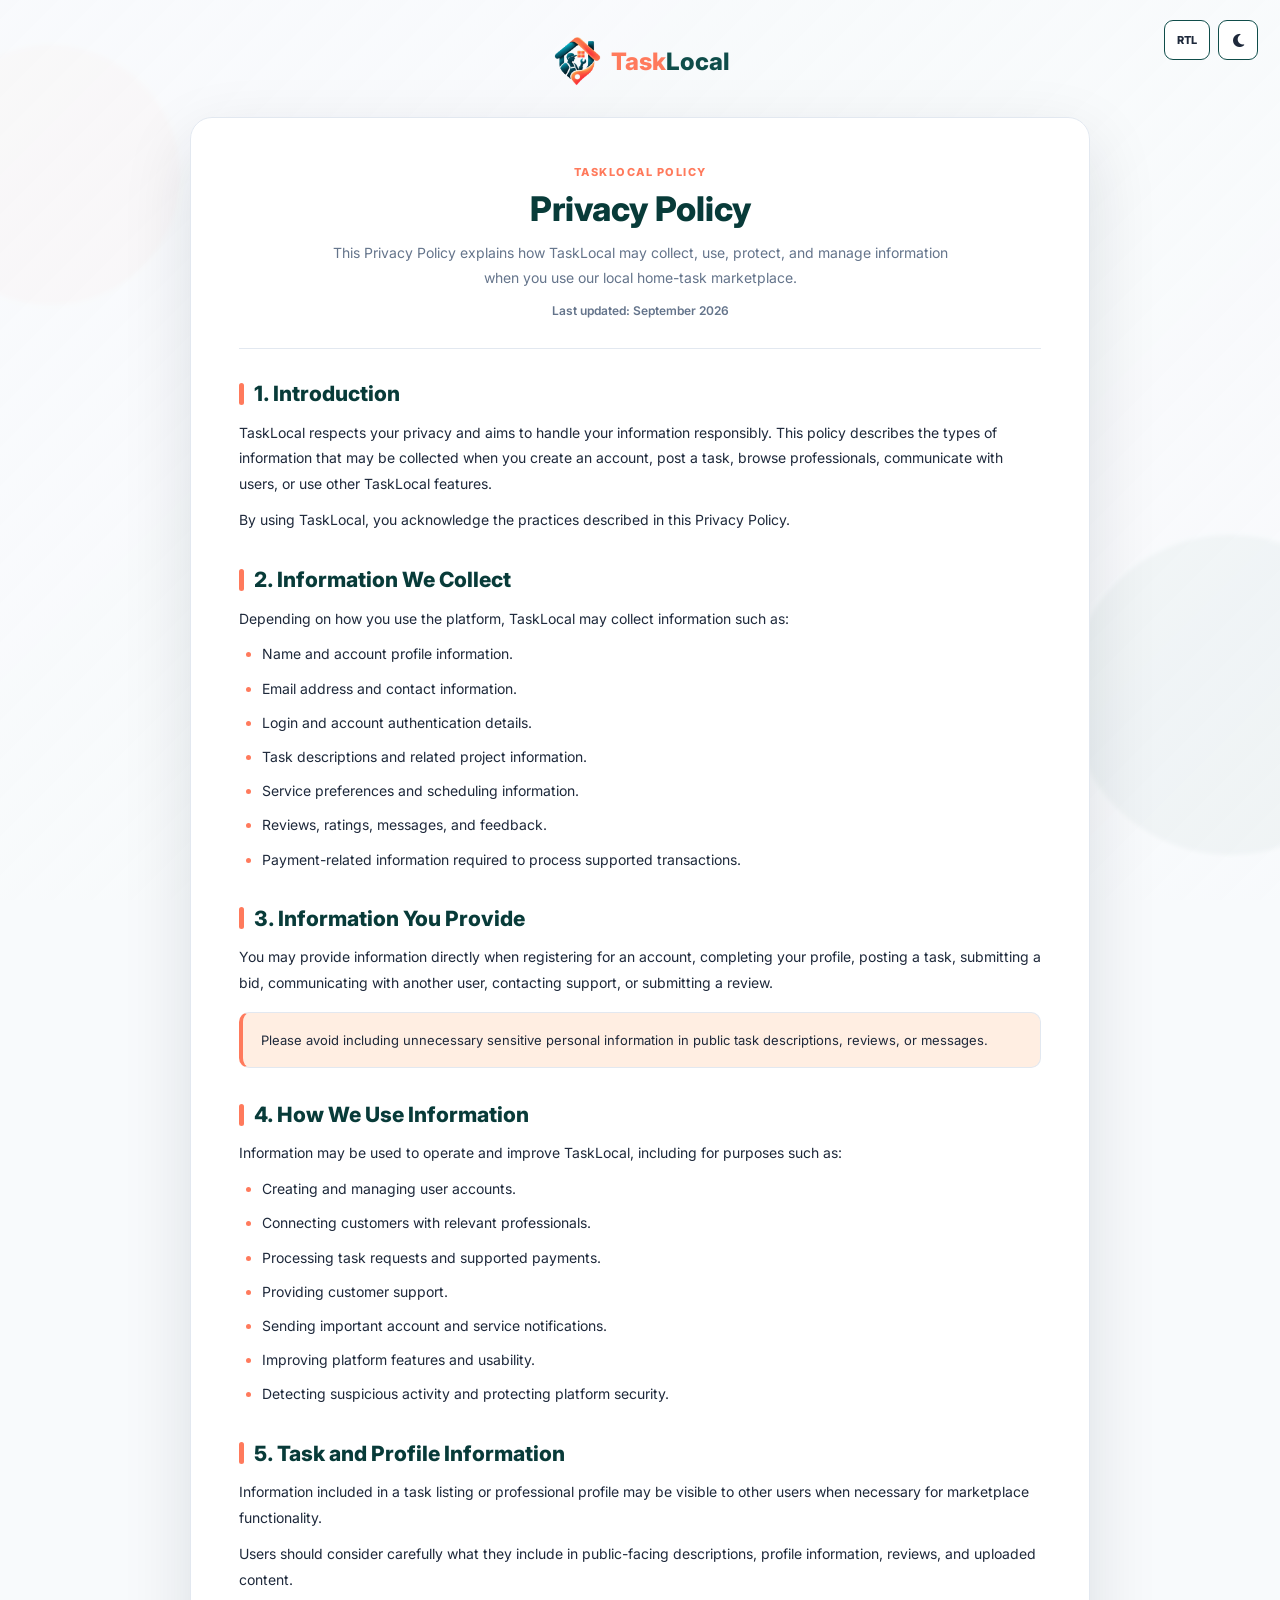
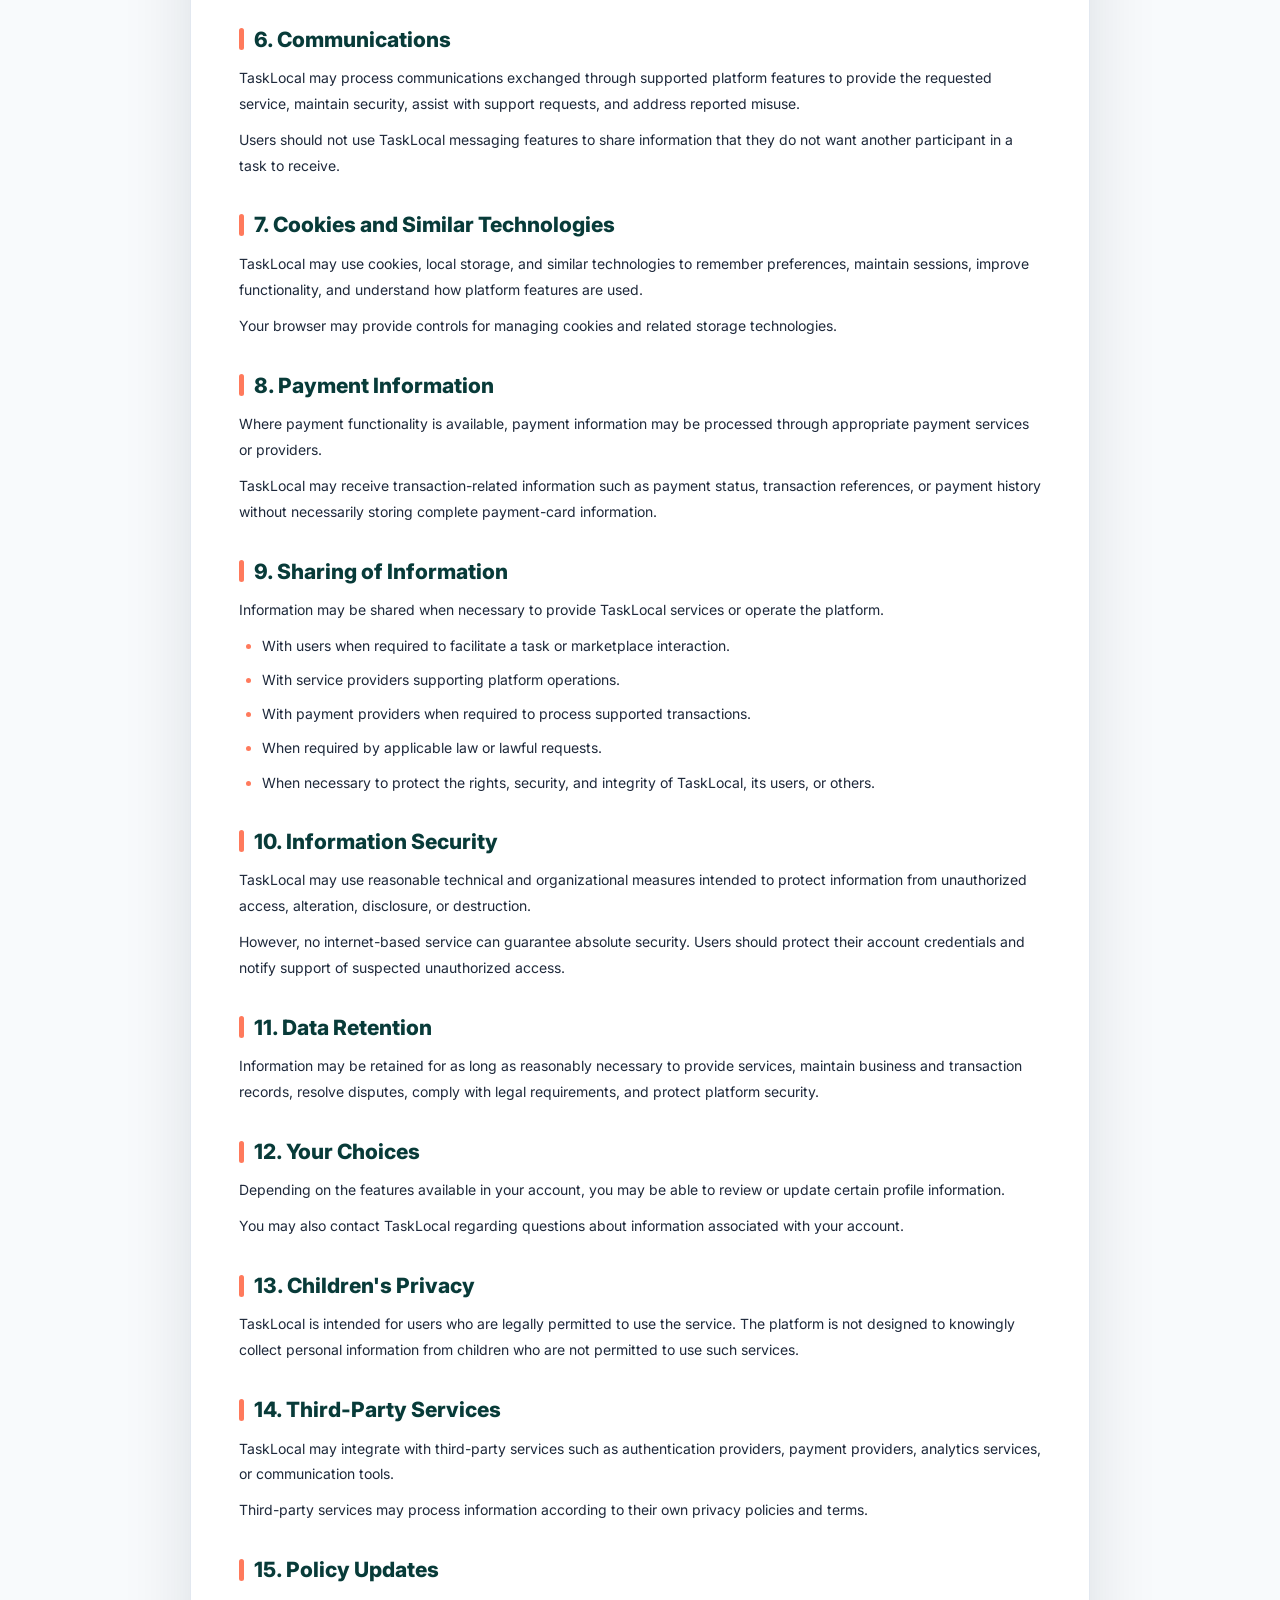
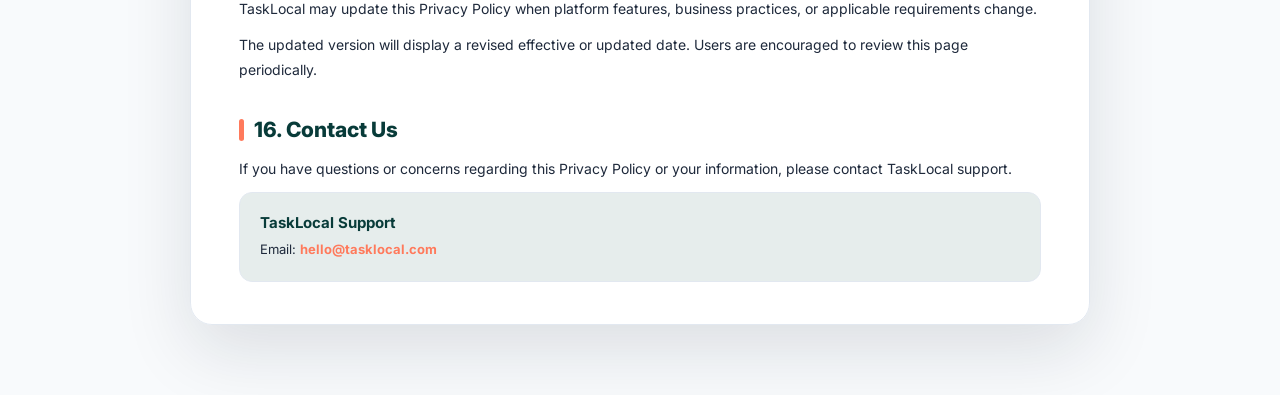
<file: privacy-policy.html>
<!DOCTYPE html>
<html lang="en" dir="ltr">
<head>
    <meta charset="UTF-8">
    <meta name="viewport" content="width=device-width, initial-scale=1.0">

    <title>Privacy Policy | TaskLocal</title>

    <link rel="icon" type="image/png" href="logo.jpeg">

    <link rel="preconnect" href="https://fonts.googleapis.com">
    <link rel="preconnect" href="https://fonts.gstatic.com" crossorigin>

    <link
        href="https://fonts.googleapis.com/css2?family=Inter:wght@400;500;600;700;800&display=swap"
        rel="stylesheet"
    >

    <link
        rel="stylesheet"
        href="https://cdnjs.cloudflare.com/ajax/libs/font-awesome/6.5.2/css/all.min.css"
    >

    <style>

        :root {
            --primary: #FF7A5C;
            --primary-dark: #EA580C;

            --secondary: #0F4D4A;
            --secondary-dark: #083B39;

            --bg-color: #F8FAFC;
            --text-color: #1E293B;

            --card-bg: #FFFFFF;
            --border-color: #E2E8F0;

            --primary-light: rgba(249, 115, 22, 0.12);
            --secondary-light: rgba(15, 77, 74, 0.10);

            --heading-color: #083B39;
            --text-light: #64748B;
        }

        body.dark {
            --bg-color: #071C1B;
            --text-color: #E8F3F2;

            --card-bg: #0D2927;
            --border-color: #24504D;

            --primary: #FB923C;
            --primary-dark: #F97316;

            --secondary: #5EEAD4;
            --secondary-dark: #2DD4BF;

            --primary-light: rgba(251, 146, 60, 0.18);
            --secondary-light: rgba(94, 234, 212, 0.12);

            --heading-color: #F0FDFA;
            --text-light: #94A3B8;
        }

        * {
            margin: 0;
            padding: 0;
            box-sizing: border-box;
        }

        html {
            scroll-behavior: smooth;
        }

        body {
            min-height: 100vh;
            overflow-x: hidden;

            background: var(--bg-color);
            color: var(--text-color);

            font-family: "Inter", "Segoe UI", Arial, sans-serif;

            transition:
                background 0.35s ease,
                color 0.35s ease;
        }

        button {
            font: inherit;
            cursor: pointer;
        }

        a {
            color: inherit;
            text-decoration: none;
        }

        .background-animation {
            position: fixed;
            inset: 0;

            overflow: hidden;

            pointer-events: none;

            z-index: 0;
        }

        .orb {
            position: absolute;

            border-radius: 50%;

            filter: blur(2px);

            animation:
                floatOrb 9s ease-in-out infinite;
        }

        .orb-one {
            width: 260px;
            height: 260px;

            top: 5%;
            left: -80px;

            background:
                rgba(255, 122, 92, 0.10);
        }

        .orb-two {
            width: 320px;
            height: 320px;

            right: -110px;
            bottom: 5%;

            background:
                rgba(15, 77, 74, 0.09);

            animation-delay: -3s;
        }

        .orb-three {
            width: 150px;
            height: 150px;

            top: 48%;
            left: 42%;

            background:
                rgba(255, 122, 92, 0.07);

            animation-delay: -5s;
        }

        body.dark .orb-one {
            background:
                rgba(251, 146, 60, 0.10);
        }

        body.dark .orb-two {
            background:
                rgba(94, 234, 212, 0.08);
        }

        body.dark .orb-three {
            background:
                rgba(251, 146, 60, 0.07);
        }

        .page-overlay {
            position: fixed;
            inset: 0;

            z-index: 1;

            pointer-events: none;

            background:
                linear-gradient(
                    135deg,
                    rgba(248, 250, 252, 0.82),
                    rgba(248, 250, 252, 0.60)
                );
        }

        body.dark .page-overlay {
            background:
                linear-gradient(
                    135deg,
                    rgba(7, 28, 27, 0.82),
                    rgba(7, 28, 27, 0.62)
                );
        }

        .top-controls {
            position: fixed;

            top: 20px;
            right: 22px;

            z-index: 20;

            display: flex;
            align-items: center;

            gap: 8px;
        }

        .rtl-btn,
        .theme-btn {
            height: 40px;

            border: 1px solid var(--secondary);
            border-radius: 9px;

            background:
                rgba(255, 255, 255, 0.88);

            color: var(--text-color);

            backdrop-filter: blur(12px);

            transition:
                border-color 0.25s ease,
                color 0.25s ease,
                background 0.25s ease,
                transform 0.25s ease;
        }

        body.dark .rtl-btn,
        body.dark .theme-btn {
            background:
                rgba(13, 41, 39, 0.90);
        }

        .rtl-btn {
            min-width: 46px;

            padding: 0 10px;

            font-size: 11px;
            font-weight: 800;
        }

        .theme-btn {
            width: 40px;

            display: flex;
            align-items: center;
            justify-content: center;
        }

        .theme-btn i {
            font-size: 15px;
        }

        .rtl-btn:hover,
        .theme-btn:hover {
            border-color: var(--primary);
            color: var(--primary);

            transform:
                translateY(-1px);
        }

        .privacy-page {
            position: relative;

            z-index: 5;

            width: 100%;
            min-height: 100vh;

            padding:
                35px 20px 70px;

            display: flex;
            justify-content: center;
        }

        .privacy-container {
            width: min(100%, 900px);
        }

        .privacy-logo {
            display: flex;
            justify-content: center;

            margin-bottom: 30px;
        }

        .privacy-logo a {
            display: inline-flex;
            align-items: center;

            gap: 8px;
        }

        .privacy-logo img {
            width: 52px;
            height: 52px;

            object-fit: contain;
        }

        .logo-text {
            color: var(--primary);

            font-size: 24px;
            font-weight: 800;
        }

        .logo-text span {
            color: var(--secondary);
        }

        .privacy-card {
            padding: 42px 48px;

            border: 1px solid var(--border-color);
            border-radius: 22px;

            background:
                rgba(255, 255, 255, 0.94);

            box-shadow:
                0 25px 70px
                rgba(15, 23, 42, 0.12);

            backdrop-filter: blur(18px);
        }

        body.dark .privacy-card {
            background:
                rgba(13, 41, 39, 0.95);

            box-shadow:
                0 25px 70px
                rgba(0, 0, 0, 0.38);
        }

        .privacy-header {
            padding-bottom: 30px;

            border-bottom:
                1px solid var(--border-color);

            text-align: center;
        }

        .privacy-label {
            display: inline-block;

            margin-bottom: 10px;

            color: var(--primary);

            font-size: 11px;
            font-weight: 800;

            letter-spacing: 1.5px;
        }

        .privacy-header h1 {
            margin-bottom: 10px;

            color: var(--heading-color);

            font-size: 34px;
            font-weight: 800;

            line-height: 1.2;
        }

        .privacy-header p {
            max-width: 650px;

            margin: 0 auto;

            color: var(--text-light);

            font-size: 14px;

            line-height: 1.8;
        }

        .updated-date {
            margin-top: 13px;

            color: var(--text-light);

            font-size: 12px;
            font-weight: 600;
        }

        .privacy-content {
            padding-top: 30px;
        }

        .privacy-section {
            margin-bottom: 32px;
        }

        .privacy-section:last-child {
            margin-bottom: 0;
        }

        .privacy-section h2 {
            margin-bottom: 11px;

            display: flex;
            align-items: center;

            gap: 10px;

            color: var(--heading-color);

            font-size: 21px;
            font-weight: 800;

            line-height: 1.4;
        }

        .privacy-section h2::before {
            content: "";

            width: 5px;
            height: 22px;

            flex: 0 0 5px;

            border-radius: 5px;

            background: var(--primary);
        }

        .privacy-section p {
            margin-bottom: 10px;

            color: var(--text-color);

            font-size: 14px;

            line-height: 1.85;
        }

        .privacy-section p:last-child {
            margin-bottom: 0;
        }

        .privacy-section ul {
            margin-top: 10px;

            padding-left: 23px;
        }

        .privacy-section li {
            margin-bottom: 9px;

            color: var(--text-color);

            font-size: 14px;

            line-height: 1.8;
        }

        .privacy-section li::marker {
            color: var(--primary);
        }

        .highlight-box {
            margin-top: 16px;

            padding: 16px 18px;

            border:
                1px solid var(--border-color);

            border-left:
                4px solid var(--primary);

            border-radius: 10px;

            background:
                var(--primary-light);
        }

        [dir="rtl"] .highlight-box {
            border-left:
                1px solid var(--border-color);

            border-right:
                4px solid var(--primary);
        }

        .highlight-box p {
            margin: 0;

            font-size: 13px;

            line-height: 1.7;
        }

        .privacy-table {
            width: 100%;

            margin-top: 15px;

            border-collapse: collapse;

            overflow: hidden;

            border:
                1px solid var(--border-color);

            border-radius: 10px;
        }

        .privacy-table th,
        .privacy-table td {
            padding: 13px 14px;

            border:
                1px solid var(--border-color);

            text-align: left;

            font-size: 13px;

            line-height: 1.6;
        }

        .privacy-table th {
            color: var(--heading-color);

            background:
                var(--secondary-light);

            font-weight: 800;
        }

        .privacy-table td {
            color: var(--text-color);

            background:
                var(--card-bg);
        }

        .contact-box {
            margin-top: 10px;

            padding: 20px;

            border:
                1px solid var(--border-color);

            border-radius: 13px;

            background:
                var(--secondary-light);
        }

        .contact-box strong {
            display: block;

            margin-bottom: 5px;

            color: var(--heading-color);

            font-size: 15px;
        }

        .contact-box p {
            margin: 0;

            font-size: 13px;
        }

        .contact-box a {
            color: var(--primary);

            font-weight: 700;
        }

        [dir="rtl"] .top-controls {
            right: auto;
            left: 22px;
        }

        [dir="rtl"] .privacy-section ul {
            padding-left: 0;
            padding-right: 23px;
        }

        [dir="rtl"] .privacy-table th,
        [dir="rtl"] .privacy-table td {
            text-align: right;
        }

        @keyframes floatOrb {

            0%,
            100% {
                transform:
                    translate3d(0, 0, 0)
                    scale(1);
            }

            50% {
                transform:
                    translate3d(25px, -20px, 0)
                    scale(1.08);
            }
        }

        @media (max-width: 1024px) {

            .privacy-page {
                padding:
                    32px 18px 60px;
            }

            .privacy-card {
                padding:
                    38px 40px;
            }

            .privacy-header h1 {
                font-size: 31px;
            }

            .privacy-section h2 {
                font-size: 20px;
            }

            .privacy-section p,
            .privacy-section li {
                font-size: 14px;
            }
        }

        @media (max-width: 768px) {

            .top-controls {
                top: 14px;
                right: 15px;
            }

            [dir="rtl"] .top-controls {
                right: auto;
                left: 15px;
            }

            .rtl-btn,
            .theme-btn {
                height: 37px;
            }

            .rtl-btn {
                min-width: 43px;
                font-size: 10px;
            }

            .theme-btn {
                width: 37px;
            }

            .privacy-page {
                padding:
                    70px 14px 45px;
            }

            .privacy-logo {
                margin-bottom: 20px;
            }

            .privacy-logo img {
                width: 46px;
                height: 46px;
            }

            .logo-text {
                font-size: 21px;
            }

            .privacy-card {
                padding:
                    30px 25px;

                border-radius: 17px;
            }

            .privacy-header {
                padding-bottom: 23px;
            }

            .privacy-label {
                font-size: 10px;
            }

            .privacy-header h1 {
                font-size: 27px;
            }

            .privacy-header p {
                font-size: 13px;
                line-height: 1.7;
            }

            .updated-date {
                font-size: 11px;
            }

            .privacy-content {
                padding-top: 25px;
            }

            .privacy-section {
                margin-bottom: 27px;
            }

            .privacy-section h2 {
                font-size: 18px;
            }

            .privacy-section h2::before {
                height: 20px;
            }

            .privacy-section p,
            .privacy-section li {
                font-size: 13px;
                line-height: 1.75;
            }

            .privacy-section ul {
                padding-left: 20px;
            }

            [dir="rtl"] .privacy-section ul {
                padding-right: 20px;
            }

            .highlight-box {
                padding: 14px 15px;
            }

            .highlight-box p {
                font-size: 12px;
            }

            .privacy-table {
                display: block;
                overflow-x: auto;
            }

            .privacy-table th,
            .privacy-table td {
                min-width: 150px;

                padding: 11px 12px;

                font-size: 12px;
            }

            .contact-box {
                padding: 17px;
            }

            .contact-box strong {
                font-size: 14px;
            }

            .contact-box p {
                font-size: 12px;
            }
        }

        @media (max-width: 360px) {

            body {
                overflow-x: hidden;
            }

            .top-controls {
                top: 9px;
                right: 9px;

                gap: 5px;
            }

            [dir="rtl"] .top-controls {
                left: 9px;
                right: auto;
            }

            .rtl-btn,
            .theme-btn {
                height: 32px;
            }

            .rtl-btn {
                min-width: 38px;

                padding: 0 7px;

                font-size: 9px;
            }

            .theme-btn {
                width: 32px;
            }

            .theme-btn i {
                font-size: 13px;
            }

            .privacy-page {
                padding:
                    58px 8px 30px;
            }

            .privacy-logo {
                margin-bottom: 14px;
            }

            .privacy-logo img {
                width: 38px;
                height: 38px;
            }

            .logo-text {
                font-size: 18px;
            }

            .privacy-logo a {
                gap: 5px;
            }

            .privacy-card {
                width: 100%;

                padding:
                    22px 16px;

                border-radius: 14px;
            }

            .privacy-header {
                padding-bottom: 18px;
            }

            .privacy-label {
                margin-bottom: 7px;

                font-size: 8px;

                letter-spacing: 1px;
            }

            .privacy-header h1 {
                margin-bottom: 8px;

                font-size: 22px;
            }

            .privacy-header p {
                font-size: 11px;

                line-height: 1.6;
            }

            .updated-date {
                margin-top: 9px;

                font-size: 9px;
            }

            .privacy-content {
                padding-top: 20px;
            }

            .privacy-section {
                margin-bottom: 23px;
            }

            .privacy-section h2 {
                margin-bottom: 8px;

                gap: 7px;

                font-size: 16px;
            }

            .privacy-section h2::before {
                width: 4px;
                height: 17px;

                flex-basis: 4px;
            }

            .privacy-section p,
            .privacy-section li {
                font-size: 11px;

                line-height: 1.7;
            }

            .privacy-section ul {
                padding-left: 17px;
                margin-top: 7px;
            }

            [dir="rtl"] .privacy-section ul {
                padding-right: 17px;
            }

            .highlight-box {
                margin-top: 11px;

                padding: 11px 12px;
            }

            .highlight-box p {
                font-size: 10px;
            }

            .privacy-table {
                margin-top: 11px;
            }

            .privacy-table th,
            .privacy-table td {
                min-width: 135px;

                padding: 9px 10px;

                font-size: 10px;
            }

            .contact-box {
                padding: 13px;
            }

            .contact-box strong {
                font-size: 12px;
            }

            .contact-box p {
                font-size: 10px;
            }
        }

    </style>
</head>

<body>

    <div class="background-animation">

        <div class="orb orb-one"></div>
        <div class="orb orb-two"></div>
        <div class="orb orb-three"></div>

    </div>

    <div class="page-overlay"></div>

    <div class="top-controls">

        <button
            id="rtlToggle"
            class="rtl-btn"
            type="button"
            aria-label="Toggle text direction">
            RTL
        </button>

        <button
            id="themeToggle"
            class="theme-btn"
            type="button"
            aria-label="Toggle dark mode">

            <i class="fa-solid fa-moon"></i>

        </button>

    </div>

    <main class="privacy-page">

        <div class="privacy-container">

            <div class="privacy-logo">

                <a href="index.html">

                    <img
                        src="logo.jpeg"
                        alt="TaskLocal Logo">

                    <span class="logo-text">
                        Task<span>Local</span>
                    </span>

                </a>

            </div>

            <article class="privacy-card">

                <header class="privacy-header">

                    <span class="privacy-label">
                        TASKLOCAL POLICY
                    </span>

                    <h1>
                        Privacy Policy
                    </h1>

                    <p>
                        This Privacy Policy explains how TaskLocal
                        may collect, use, protect, and manage information
                        when you use our local home-task marketplace.
                    </p>

                    <div class="updated-date">
                        Last updated: September 2026
                    </div>

                </header>

                <div class="privacy-content">

                    <section class="privacy-section">

                        <h2>
                            1. Introduction
                        </h2>

                        <p>
                            TaskLocal respects your privacy and aims to
                            handle your information responsibly. This
                            policy describes the types of information
                            that may be collected when you create an
                            account, post a task, browse professionals,
                            communicate with users, or use other
                            TaskLocal features.
                        </p>

                        <p>
                            By using TaskLocal, you acknowledge the
                            practices described in this Privacy Policy.
                        </p>

                    </section>

                    <section class="privacy-section">

                        <h2>
                            2. Information We Collect
                        </h2>

                        <p>
                            Depending on how you use the platform,
                            TaskLocal may collect information such as:
                        </p>

                        <ul>

                            <li>
                                Name and account profile information.
                            </li>

                            <li>
                                Email address and contact information.
                            </li>

                            <li>
                                Login and account authentication details.
                            </li>

                            <li>
                                Task descriptions and related project
                                information.
                            </li>

                            <li>
                                Service preferences and scheduling
                                information.
                            </li>

                            <li>
                                Reviews, ratings, messages, and feedback.
                            </li>

                            <li>
                                Payment-related information required
                                to process supported transactions.
                            </li>

                        </ul>

                    </section>

                    <section class="privacy-section">

                        <h2>
                            3. Information You Provide
                        </h2>

                        <p>
                            You may provide information directly when
                            registering for an account, completing your
                            profile, posting a task, submitting a bid,
                            communicating with another user, contacting
                            support, or submitting a review.
                        </p>

                        <div class="highlight-box">

                            <p>
                                Please avoid including unnecessary
                                sensitive personal information in public
                                task descriptions, reviews, or messages.
                            </p>

                        </div>

                    </section>

                    <section class="privacy-section">

                        <h2>
                            4. How We Use Information
                        </h2>

                        <p>
                            Information may be used to operate and
                            improve TaskLocal, including for purposes such
                            as:
                        </p>

                        <ul>

                            <li>
                                Creating and managing user accounts.
                            </li>

                            <li>
                                Connecting customers with relevant
                                professionals.
                            </li>

                            <li>
                                Processing task requests and supported
                                payments.
                            </li>

                            <li>
                                Providing customer support.
                            </li>

                            <li>
                                Sending important account and service
                                notifications.
                            </li>

                            <li>
                                Improving platform features and usability.
                            </li>

                            <li>
                                Detecting suspicious activity and
                                protecting platform security.
                            </li>

                        </ul>

                    </section>

                    <section class="privacy-section">

                        <h2>
                            5. Task and Profile Information
                        </h2>

                        <p>
                            Information included in a task listing or
                            professional profile may be visible to other
                            users when necessary for marketplace
                            functionality.
                        </p>

                        <p>
                            Users should consider carefully what they
                            include in public-facing descriptions,
                            profile information, reviews, and uploaded
                            content.
                        </p>

                    </section>

                    <section class="privacy-section">

                        <h2>
                            6. Communications
                        </h2>

                        <p>
                            TaskLocal may process communications exchanged
                            through supported platform features to
                            provide the requested service, maintain
                            security, assist with support requests, and
                            address reported misuse.
                        </p>

                        <p>
                            Users should not use TaskLocal messaging
                            features to share information that they do
                            not want another participant in a task to
                            receive.
                        </p>

                    </section>

                    <section class="privacy-section">

                        <h2>
                            7. Cookies and Similar Technologies
                        </h2>

                        <p>
                            TaskLocal may use cookies, local storage,
                            and similar technologies to remember
                            preferences, maintain sessions, improve
                            functionality, and understand how platform
                            features are used.
                        </p>

                        <p>
                            Your browser may provide controls for
                            managing cookies and related storage
                            technologies.
                        </p>

                    </section>

                    <section class="privacy-section">

                        <h2>
                            8. Payment Information
                        </h2>

                        <p>
                            Where payment functionality is available,
                            payment information may be processed through
                            appropriate payment services or providers.
                        </p>

                        <p>
                            TaskLocal may receive transaction-related
                            information such as payment status,
                            transaction references, or payment history
                            without necessarily storing complete
                            payment-card information.
                        </p>

                    </section>

                    <section class="privacy-section">

                        <h2>
                            9. Sharing of Information
                        </h2>

                        <p>
                            Information may be shared when necessary to
                            provide TaskLocal services or operate the
                            platform.
                        </p>

                        <ul>

                            <li>
                                With users when required to facilitate
                                a task or marketplace interaction.
                            </li>

                            <li>
                                With service providers supporting
                                platform operations.
                            </li>

                            <li>
                                With payment providers when required
                                to process supported transactions.
                            </li>

                            <li>
                                When required by applicable law or
                                lawful requests.
                            </li>

                            <li>
                                When necessary to protect the rights,
                                security, and integrity of TaskLocal,
                                its users, or others.
                            </li>

                        </ul>

                    </section>

                    <section class="privacy-section">

                        <h2>
                            10. Information Security
                        </h2>

                        <p>
                            TaskLocal may use reasonable technical and
                            organizational measures intended to protect
                            information from unauthorized access,
                            alteration, disclosure, or destruction.
                        </p>

                        <p>
                            However, no internet-based service can
                            guarantee absolute security. Users should
                            protect their account credentials and notify
                            support of suspected unauthorized access.
                        </p>

                    </section>

                    <section class="privacy-section">

                        <h2>
                            11. Data Retention
                        </h2>

                        <p>
                            Information may be retained for as long as
                            reasonably necessary to provide services,
                            maintain business and transaction records,
                            resolve disputes, comply with legal
                            requirements, and protect platform security.
                        </p>

                    </section>

                    <section class="privacy-section">

                        <h2>
                            12. Your Choices
                        </h2>

                        <p>
                            Depending on the features available in your
                            account, you may be able to review or update
                            certain profile information.
                        </p>

                        <p>
                            You may also contact TaskLocal regarding
                            questions about information associated with
                            your account.
                        </p>

                    </section>

                    <section class="privacy-section">

                        <h2>
                            13. Children's Privacy
                        </h2>

                        <p>
                            TaskLocal is intended for users who are
                            legally permitted to use the service.
                            The platform is not designed to knowingly
                            collect personal information from children
                            who are not permitted to use such services.
                        </p>

                    </section>

                    <section class="privacy-section">

                        <h2>
                            14. Third-Party Services
                        </h2>

                        <p>
                            TaskLocal may integrate with third-party
                            services such as authentication providers,
                            payment providers, analytics services, or
                            communication tools.
                        </p>

                        <p>
                            Third-party services may process information
                            according to their own privacy policies and
                            terms.
                        </p>

                    </section>

                    <section class="privacy-section">

                        <h2>
                            15. Policy Updates
                        </h2>

                        <p>
                            TaskLocal may update this Privacy Policy when
                            platform features, business practices, or
                            applicable requirements change.
                        </p>

                        <p>
                            The updated version will display a revised
                            effective or updated date. Users are encouraged
                            to review this page periodically.
                        </p>

                    </section>

                    <section class="privacy-section">

                        <h2>
                            16. Contact Us
                        </h2>

                        <p>
                            If you have questions or concerns regarding
                            this Privacy Policy or your information,
                            please contact TaskLocal support.
                        </p>

                        <div class="contact-box">

                            <strong>
                                TaskLocal Support
                            </strong>

                            <p>
                                Email:
                                <a href="mailto:hello@tasklocal.com">
                                    hello@tasklocal.com
                                </a>
                            </p>

                        </div>

                    </section>

                </div>

            </article>

        </div>

    </main>

    <script>

        const body = document.body;

        const themeToggle =
            document.getElementById("themeToggle");

        const rtlToggle =
            document.getElementById("rtlToggle");

        const savedTheme =
            localStorage.getItem("tasklocal-theme");

        const savedDirection =
            localStorage.getItem("tasklocal-direction");

        if (savedTheme === "dark") {
            body.classList.add("dark");
        }

        if (savedDirection === "rtl") {

            document.documentElement.setAttribute(
                "dir",
                "rtl"
            );

            rtlToggle.textContent = "LTR";

        } else {

            document.documentElement.setAttribute(
                "dir",
                "ltr"
            );

            rtlToggle.textContent = "RTL";

        }

        function updateThemeIcon() {

            const icon =
                themeToggle.querySelector("i");

            if (body.classList.contains("dark")) {

                icon.className =
                    "fa-solid fa-sun";

            } else {

                icon.className =
                    "fa-solid fa-moon";

            }
        }

        updateThemeIcon();

        themeToggle.addEventListener(
            "click",
            function () {

                body.classList.toggle("dark");

                const theme =
                    body.classList.contains("dark")
                        ? "dark"
                        : "light";

                localStorage.setItem(
                    "tasklocal-theme",
                    theme
                );

                updateThemeIcon();

            }
        );

        rtlToggle.addEventListener(
            "click",
            function () {

                const currentDirection =
                    document.documentElement
                        .getAttribute("dir");

                if (currentDirection === "rtl") {

                    document.documentElement
                        .setAttribute(
                            "dir",
                            "ltr"
                        );

                    rtlToggle.textContent = "RTL";

                    localStorage.setItem(
                        "tasklocal-direction",
                        "ltr"
                    );

                } else {

                    document.documentElement
                        .setAttribute(
                            "dir",
                            "rtl"
                        );

                    rtlToggle.textContent = "LTR";

                    localStorage.setItem(
                        "tasklocal-direction",
                        "rtl"
                    );

                }

            }
        );

    </script>

</body>
</html>
</file>
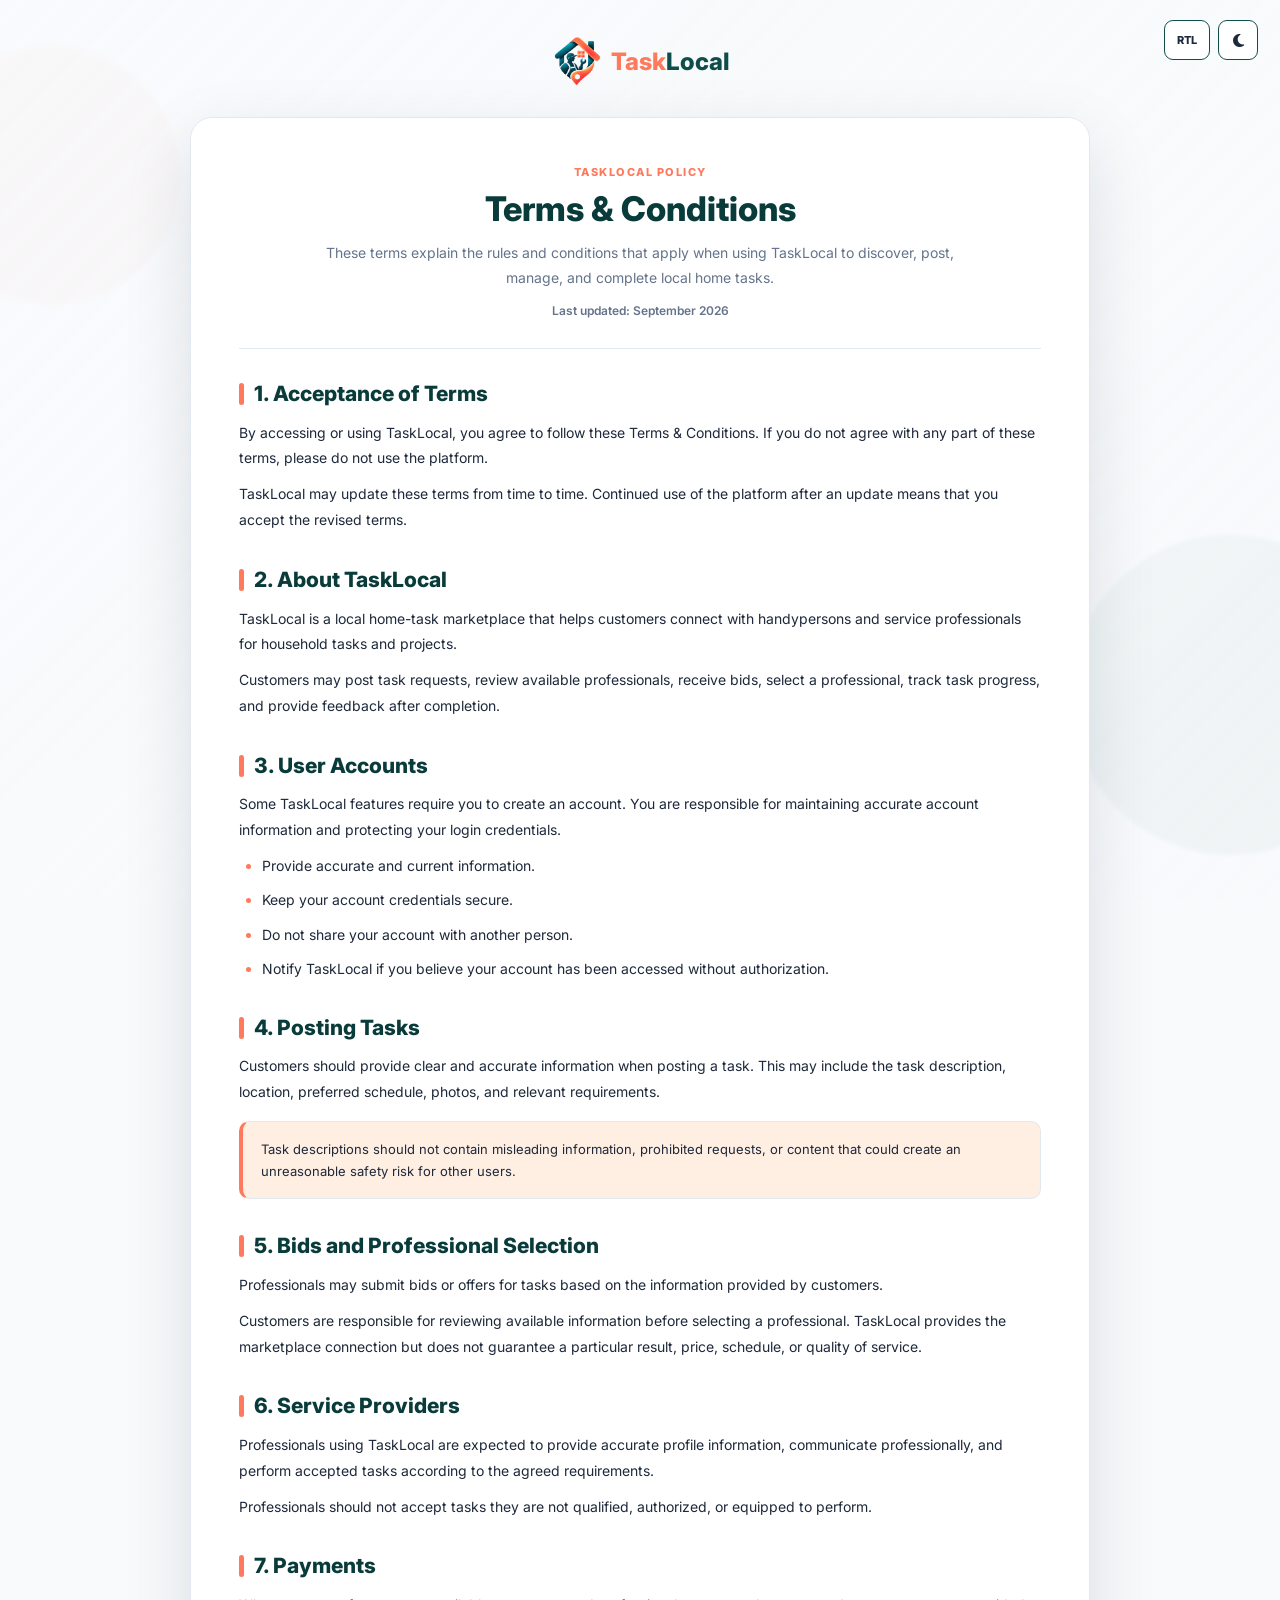
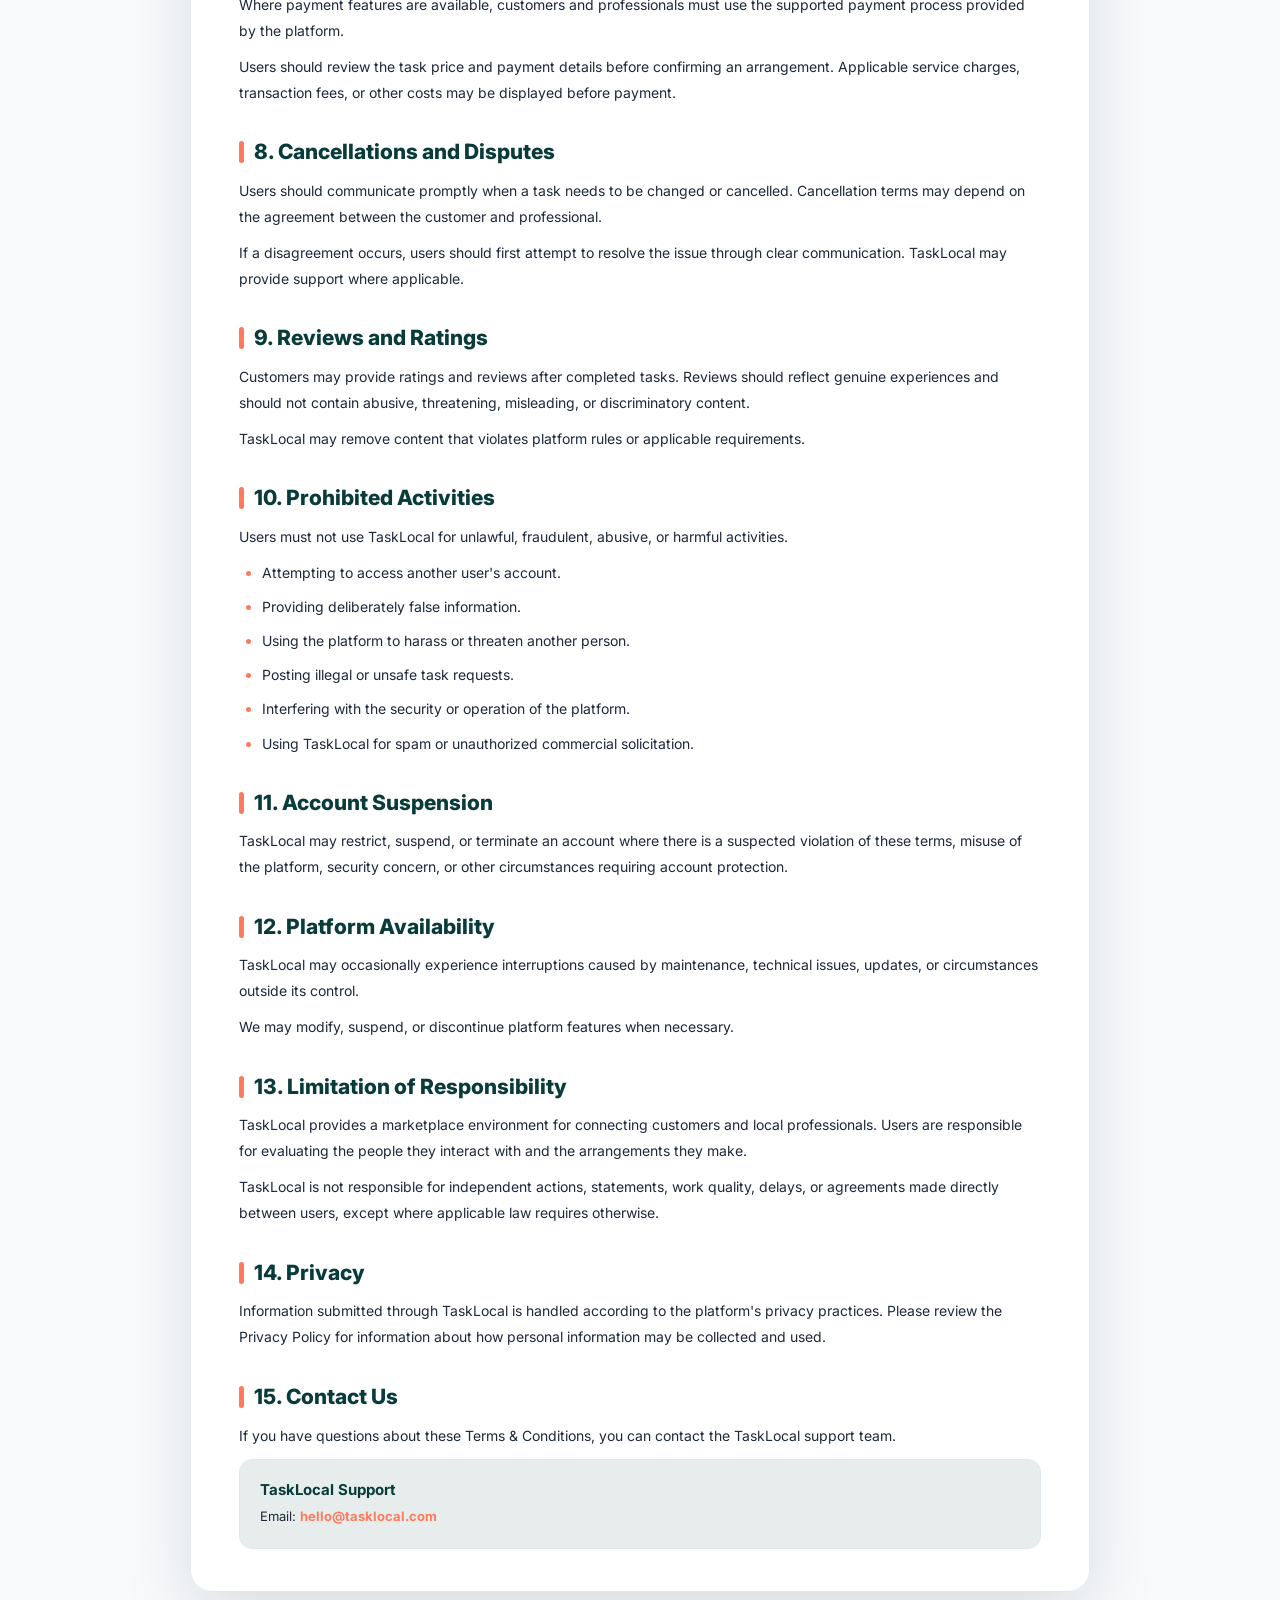
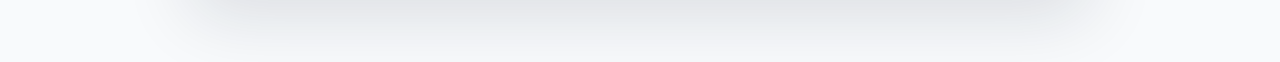
<file: terms&conditions.html>
<!DOCTYPE html>
<html lang="en" dir="ltr">
<head>
    <meta charset="UTF-8">
    <meta name="viewport" content="width=device-width, initial-scale=1.0">

    <title>Terms & Conditions | TaskLocal</title>

    <link rel="icon" type="image/png" href="logo.jpeg">

    <link rel="preconnect" href="https://fonts.googleapis.com">
    <link rel="preconnect" href="https://fonts.gstatic.com" crossorigin>
    <link
        href="https://fonts.googleapis.com/css2?family=Inter:wght@400;500;600;700;800&display=swap"
        rel="stylesheet"
    >

    <link
        rel="stylesheet"
        href="https://cdnjs.cloudflare.com/ajax/libs/font-awesome/6.5.2/css/all.min.css"
    >

    <style>

        :root {
            --primary: #FF7A5C;
            --primary-dark: #EA580C;

            --secondary: #0F4D4A;
            --secondary-dark: #083B39;

            --bg-color: #F8FAFC;
            --text-color: #1E293B;

            --card-bg: #FFFFFF;
            --border-color: #E2E8F0;

            --primary-light: rgba(249, 115, 22, 0.12);
            --secondary-light: rgba(15, 77, 74, 0.10);

            --heading-color: #083B39;
            --text-light: #64748B;
        }

        body.dark {
            --bg-color: #071C1B;
            --text-color: #E8F3F2;

            --card-bg: #0D2927;
            --border-color: #24504D;

            --primary: #FB923C;
            --primary-dark: #F97316;

            --secondary: #5EEAD4;
            --secondary-dark: #2DD4BF;

            --primary-light: rgba(251, 146, 60, 0.18);
            --secondary-light: rgba(94, 234, 212, 0.12);

            --heading-color: #F0FDFA;
            --text-light: #94A3B8;
        }

        * {
            margin: 0;
            padding: 0;
            box-sizing: border-box;
        }

        html {
            scroll-behavior: smooth;
        }

        body {
            min-height: 100vh;
            overflow-x: hidden;
            background: var(--bg-color);
            color: var(--text-color);
            font-family: "Inter", "Segoe UI", Arial, sans-serif;
            transition: background 0.35s ease, color 0.35s ease;
        }

        button {
            font: inherit;
            cursor: pointer;
        }

        a {
            text-decoration: none;
            color: inherit;
        }

        .background-animation {
            position: fixed;
            inset: 0;
            overflow: hidden;
            pointer-events: none;
            z-index: 0;
        }

        .orb {
            position: absolute;
            border-radius: 50%;
            filter: blur(2px);
            animation: floatOrb 9s ease-in-out infinite;
        }

        .orb-one {
            width: 260px;
            height: 260px;
            top: 5%;
            left: -80px;
            background: rgba(255, 122, 92, 0.10);
        }

        .orb-two {
            width: 320px;
            height: 320px;
            right: -110px;
            bottom: 5%;
            background: rgba(15, 77, 74, 0.09);
            animation-delay: -3s;
        }

        .orb-three {
            width: 150px;
            height: 150px;
            top: 48%;
            left: 42%;
            background: rgba(255, 122, 92, 0.07);
            animation-delay: -5s;
        }

        body.dark .orb-one {
            background: rgba(251, 146, 60, 0.10);
        }

        body.dark .orb-two {
            background: rgba(94, 234, 212, 0.08);
        }

        body.dark .orb-three {
            background: rgba(251, 146, 60, 0.07);
        }

        .page-overlay {
            position: fixed;
            inset: 0;
            z-index: 1;
            pointer-events: none;
            background:
                linear-gradient(
                    135deg,
                    rgba(248, 250, 252, 0.82),
                    rgba(248, 250, 252, 0.60)
                );
        }

        body.dark .page-overlay {
            background:
                linear-gradient(
                    135deg,
                    rgba(7, 28, 27, 0.82),
                    rgba(7, 28, 27, 0.62)
                );
        }

        .top-controls {
            position: fixed;
            top: 20px;
            right: 22px;
            z-index: 20;

            display: flex;
            align-items: center;
            gap: 8px;
        }

        .rtl-btn,
        .theme-btn {
            height: 40px;

            border: 1px solid var(--secondary);
            border-radius: 9px;

            background: rgba(255, 255, 255, 0.88);
            color: var(--text-color);

            backdrop-filter: blur(12px);

            transition:
                border-color 0.25s ease,
                color 0.25s ease,
                background 0.25s ease,
                transform 0.25s ease;
        }

        body.dark .rtl-btn,
        body.dark .theme-btn {
            background: rgba(13, 41, 39, 0.90);
        }

        .rtl-btn {
            min-width: 46px;
            padding: 0 10px;

            font-size: 11px;
            font-weight: 800;
        }

        .theme-btn {
            width: 40px;

            display: flex;
            align-items: center;
            justify-content: center;
        }

        .theme-btn i {
            font-size: 15px;
        }

        .rtl-btn:hover,
        .theme-btn:hover {
            border-color: var(--primary);
            color: var(--primary);
            transform: translateY(-1px);
        }

        .terms-page {
            position: relative;
            z-index: 5;

            width: 100%;
            min-height: 100vh;

            padding: 35px 20px 70px;

            display: flex;
            justify-content: center;
        }

        .terms-container {
            width: min(100%, 900px);
        }

        .terms-logo {
            display: flex;
            justify-content: center;

            margin-bottom: 30px;
        }

        .terms-logo a {
            display: inline-flex;
            align-items: center;
            gap: 8px;
        }

        .terms-logo img {
            width: 52px;
            height: 52px;
            object-fit: contain;
        }

        .logo-text {
            color: var(--primary);

            font-size: 24px;
            font-weight: 800;
        }

        .logo-text span {
            color: var(--secondary);
        }

        .terms-card {
            padding: 42px 48px;

            border: 1px solid var(--border-color);
            border-radius: 22px;

            background: rgba(255, 255, 255, 0.94);

            box-shadow:
                0 25px 70px rgba(15, 23, 42, 0.12);

            backdrop-filter: blur(18px);
        }

        body.dark .terms-card {
            background: rgba(13, 41, 39, 0.95);

            box-shadow:
                0 25px 70px rgba(0, 0, 0, 0.38);
        }

        .terms-header {
            padding-bottom: 30px;

            border-bottom: 1px solid var(--border-color);

            text-align: center;
        }

        .terms-label {
            display: inline-block;

            margin-bottom: 10px;

            color: var(--primary);

            font-size: 11px;
            font-weight: 800;

            letter-spacing: 1.5px;
        }

        .terms-header h1 {
            margin-bottom: 10px;

            color: var(--heading-color);

            font-size: 34px;
            font-weight: 800;

            line-height: 1.2;
        }

        .terms-header p {
            max-width: 650px;
            margin: 0 auto;

            color: var(--text-light);

            font-size: 14px;
            line-height: 1.8;
        }

        .updated-date {
            margin-top: 13px;

            color: var(--text-light);

            font-size: 12px;
            font-weight: 600;
        }

        .terms-content {
            padding-top: 30px;
        }

        .terms-section {
            margin-bottom: 32px;
        }

        .terms-section:last-child {
            margin-bottom: 0;
        }

        .terms-section h2 {
            margin-bottom: 11px;

            display: flex;
            align-items: center;
            gap: 10px;

            color: var(--heading-color);

            font-size: 21px;
            font-weight: 800;

            line-height: 1.4;
        }

        .terms-section h2::before {
            content: "";

            width: 5px;
            height: 22px;

            flex: 0 0 5px;

            border-radius: 5px;

            background: var(--primary);
        }

        .terms-section p {
            margin-bottom: 10px;

            color: var(--text-color);

            font-size: 14px;
            line-height: 1.85;
        }

        .terms-section p:last-child {
            margin-bottom: 0;
        }

        .terms-section ul {
            margin-top: 10px;
            padding-left: 23px;
        }

        .terms-section li {
            margin-bottom: 9px;

            color: var(--text-color);

            font-size: 14px;
            line-height: 1.8;
        }

        .terms-section li::marker {
            color: var(--primary);
        }

        .highlight-box {
            margin-top: 16px;

            padding: 16px 18px;

            border: 1px solid var(--border-color);
            border-left: 4px solid var(--primary);
            border-radius: 10px;

            background: var(--primary-light);
        }

        [dir="rtl"] .highlight-box {
            border-left: 1px solid var(--border-color);
            border-right: 4px solid var(--primary);
        }

        .highlight-box p {
            margin: 0;

            font-size: 13px;
            line-height: 1.7;
        }

        .contact-box {
            margin-top: 10px;

            padding: 20px;

            border: 1px solid var(--border-color);
            border-radius: 13px;

            background: var(--secondary-light);
        }

        .contact-box strong {
            display: block;

            margin-bottom: 5px;

            color: var(--heading-color);

            font-size: 15px;
        }

        .contact-box p {
            margin: 0;

            font-size: 13px;
        }

        .contact-box a {
            color: var(--primary);
            font-weight: 700;
        }

        [dir="rtl"] .top-controls {
            right: auto;
            left: 22px;
        }

        [dir="rtl"] .terms-section ul {
            padding-left: 0;
            padding-right: 23px;
        }

        @keyframes floatOrb {

            0%,
            100% {
                transform: translate3d(0, 0, 0) scale(1);
            }

            50% {
                transform: translate3d(25px, -20px, 0) scale(1.08);
            }
        }

        @media (max-width: 1024px) {

            .terms-page {
                padding: 32px 18px 60px;
            }

            .terms-card {
                padding: 38px 40px;
            }

            .terms-header h1 {
                font-size: 31px;
            }

            .terms-section h2 {
                font-size: 20px;
            }

            .terms-section p,
            .terms-section li {
                font-size: 14px;
            }
        }

        @media (max-width: 768px) {

            .top-controls {
                top: 14px;
                right: 15px;
            }

            [dir="rtl"] .top-controls {
                right: auto;
                left: 15px;
            }

            .rtl-btn,
            .theme-btn {
                height: 37px;
            }

            .rtl-btn {
                min-width: 43px;
                font-size: 10px;
            }

            .theme-btn {
                width: 37px;
            }

            .terms-page {
                padding: 70px 14px 45px;
            }

            .terms-logo {
                margin-bottom: 20px;
            }

            .terms-logo img {
                width: 46px;
                height: 46px;
            }

            .logo-text {
                font-size: 21px;
            }

            .terms-card {
                padding: 30px 25px;
                border-radius: 17px;
            }

            .terms-header {
                padding-bottom: 23px;
            }

            .terms-label {
                font-size: 10px;
            }

            .terms-header h1 {
                font-size: 27px;
            }

            .terms-header p {
                font-size: 13px;
                line-height: 1.7;
            }

            .updated-date {
                font-size: 11px;
            }

            .terms-content {
                padding-top: 25px;
            }

            .terms-section {
                margin-bottom: 27px;
            }

            .terms-section h2 {
                font-size: 18px;
            }

            .terms-section h2::before {
                height: 20px;
            }

            .terms-section p,
            .terms-section li {
                font-size: 13px;
                line-height: 1.75;
            }

            .terms-section ul {
                padding-left: 20px;
            }

            [dir="rtl"] .terms-section ul {
                padding-right: 20px;
            }

            .highlight-box {
                padding: 14px 15px;
            }

            .highlight-box p {
                font-size: 12px;
            }

            .contact-box {
                padding: 17px;
            }

            .contact-box strong {
                font-size: 14px;
            }

            .contact-box p {
                font-size: 12px;
            }
        }

        @media (max-width: 360px) {

            body {
                overflow-x: hidden;
            }

            .top-controls {
                top: 9px;
                right: 9px;
                gap: 5px;
            }

            [dir="rtl"] .top-controls {
                left: 9px;
                right: auto;
            }

            .rtl-btn,
            .theme-btn {
                height: 32px;
            }

            .rtl-btn {
                min-width: 38px;
                padding: 0 7px;
                font-size: 9px;
            }

            .theme-btn {
                width: 32px;
            }

            .theme-btn i {
                font-size: 13px;
            }

            .terms-page {
                padding: 58px 8px 30px;
            }

            .terms-logo {
                margin-bottom: 14px;
            }

            .terms-logo img {
                width: 38px;
                height: 38px;
            }

            .logo-text {
                font-size: 18px;
            }

            .terms-logo a {
                gap: 5px;
            }

            .terms-card {
                width: 100%;
                padding: 22px 16px;
                border-radius: 14px;
            }

            .terms-header {
                padding-bottom: 18px;
            }

            .terms-label {
                margin-bottom: 7px;
                font-size: 8px;
                letter-spacing: 1px;
            }

            .terms-header h1 {
                margin-bottom: 8px;
                font-size: 22px;
            }

            .terms-header p {
                font-size: 11px;
                line-height: 1.6;
            }

            .updated-date {
                margin-top: 9px;
                font-size: 9px;
            }

            .terms-content {
                padding-top: 20px;
            }

            .terms-section {
                margin-bottom: 23px;
            }

            .terms-section h2 {
                margin-bottom: 8px;
                gap: 7px;
                font-size: 16px;
            }

            .terms-section h2::before {
                width: 4px;
                height: 17px;
                flex-basis: 4px;
            }

            .terms-section p,
            .terms-section li {
                font-size: 11px;
                line-height: 1.7;
            }

            .terms-section ul {
                padding-left: 17px;
                margin-top: 7px;
            }

            [dir="rtl"] .terms-section ul {
                padding-right: 17px;
            }

            .highlight-box {
                margin-top: 11px;
                padding: 11px 12px;
            }

            .highlight-box p {
                font-size: 10px;
            }

            .contact-box {
                padding: 13px;
            }

            .contact-box strong {
                font-size: 12px;
            }

            .contact-box p {
                font-size: 10px;
            }
        }

    </style>
</head>

<body>

    <div class="background-animation">
        <div class="orb orb-one"></div>
        <div class="orb orb-two"></div>
        <div class="orb orb-three"></div>
    </div>

    <div class="page-overlay"></div>

    <div class="top-controls">

        <button
            id="rtlToggle"
            class="rtl-btn"
            type="button"
            aria-label="Toggle text direction">
            RTL
        </button>

        <button
            id="themeToggle"
            class="theme-btn"
            type="button"
            aria-label="Toggle dark mode">
            <i class="fa-solid fa-moon"></i>
        </button>

    </div>

    <main class="terms-page">

        <div class="terms-container">

            <div class="terms-logo">

                <a href="index.html">

                    <img
                        src="logo.jpeg"
                        alt="TaskLocal Logo">

                    <span class="logo-text">
                        Task<span>Local</span>
                    </span>

                </a>

            </div>

            <article class="terms-card">

                <header class="terms-header">

                    <span class="terms-label">
                        TASKLOCAL POLICY
                    </span>

                    <h1>
                        Terms & Conditions
                    </h1>

                    <p>
                        These terms explain the rules and conditions
                        that apply when using TaskLocal to discover,
                        post, manage, and complete local home tasks.
                    </p>

                    <div class="updated-date">
                        Last updated: September 2026
                    </div>

                </header>

                <div class="terms-content">

                    <section class="terms-section">

                        <h2>
                            1. Acceptance of Terms
                        </h2>

                        <p>
                            By accessing or using TaskLocal, you agree
                            to follow these Terms & Conditions. If you
                            do not agree with any part of these terms,
                            please do not use the platform.
                        </p>

                        <p>
                            TaskLocal may update these terms from time
                            to time. Continued use of the platform after
                            an update means that you accept the revised
                            terms.
                        </p>

                    </section>

                    <section class="terms-section">

                        <h2>
                            2. About TaskLocal
                        </h2>

                        <p>
                            TaskLocal is a local home-task marketplace
                            that helps customers connect with
                            handypersons and service professionals for
                            household tasks and projects.
                        </p>

                        <p>
                            Customers may post task requests, review
                            available professionals, receive bids,
                            select a professional, track task progress,
                            and provide feedback after completion.
                        </p>

                    </section>

                    <section class="terms-section">

                        <h2>
                            3. User Accounts
                        </h2>

                        <p>
                            Some TaskLocal features require you to
                            create an account. You are responsible for
                            maintaining accurate account information
                            and protecting your login credentials.
                        </p>

                        <ul>

                            <li>
                                Provide accurate and current information.
                            </li>

                            <li>
                                Keep your account credentials secure.
                            </li>

                            <li>
                                Do not share your account with another
                                person.
                            </li>

                            <li>
                                Notify TaskLocal if you believe your
                                account has been accessed without
                                authorization.
                            </li>

                        </ul>

                    </section>

                    <section class="terms-section">

                        <h2>
                            4. Posting Tasks
                        </h2>

                        <p>
                            Customers should provide clear and accurate
                            information when posting a task. This may
                            include the task description, location,
                            preferred schedule, photos, and relevant
                            requirements.
                        </p>

                        <div class="highlight-box">

                            <p>
                                Task descriptions should not contain
                                misleading information, prohibited
                                requests, or content that could create
                                an unreasonable safety risk for other
                                users.
                            </p>

                        </div>

                    </section>

                    <section class="terms-section">

                        <h2>
                            5. Bids and Professional Selection
                        </h2>

                        <p>
                            Professionals may submit bids or offers for
                            tasks based on the information provided by
                            customers.
                        </p>

                        <p>
                            Customers are responsible for reviewing
                            available information before selecting a
                            professional. TaskLocal provides the
                            marketplace connection but does not guarantee
                            a particular result, price, schedule, or
                            quality of service.
                        </p>

                    </section>

                    <section class="terms-section">

                        <h2>
                            6. Service Providers
                        </h2>

                        <p>
                            Professionals using TaskLocal are expected
                            to provide accurate profile information,
                            communicate professionally, and perform
                            accepted tasks according to the agreed
                            requirements.
                        </p>

                        <p>
                            Professionals should not accept tasks they
                            are not qualified, authorized, or equipped
                            to perform.
                        </p>

                    </section>

                    <section class="terms-section">

                        <h2>
                            7. Payments
                        </h2>

                        <p>
                            Where payment features are available,
                            customers and professionals must use the
                            supported payment process provided by the
                            platform.
                        </p>

                        <p>
                            Users should review the task price and
                            payment details before confirming an
                            arrangement. Applicable service charges,
                            transaction fees, or other costs may be
                            displayed before payment.
                        </p>

                    </section>

                    <section class="terms-section">

                        <h2>
                            8. Cancellations and Disputes
                        </h2>

                        <p>
                            Users should communicate promptly when a
                            task needs to be changed or cancelled.
                            Cancellation terms may depend on the
                            agreement between the customer and
                            professional.
                        </p>

                        <p>
                            If a disagreement occurs, users should
                            first attempt to resolve the issue through
                            clear communication. TaskLocal may provide
                            support where applicable.
                        </p>

                    </section>

                    <section class="terms-section">

                        <h2>
                            9. Reviews and Ratings
                        </h2>

                        <p>
                            Customers may provide ratings and reviews
                            after completed tasks. Reviews should reflect
                            genuine experiences and should not contain
                            abusive, threatening, misleading, or
                            discriminatory content.
                        </p>

                        <p>
                            TaskLocal may remove content that violates
                            platform rules or applicable requirements.
                        </p>

                    </section>

                    <section class="terms-section">

                        <h2>
                            10. Prohibited Activities
                        </h2>

                        <p>
                            Users must not use TaskLocal for unlawful,
                            fraudulent, abusive, or harmful activities.
                        </p>

                        <ul>

                            <li>
                                Attempting to access another user's account.
                            </li>

                            <li>
                                Providing deliberately false information.
                            </li>

                            <li>
                                Using the platform to harass or threaten
                                another person.
                            </li>

                            <li>
                                Posting illegal or unsafe task requests.
                            </li>

                            <li>
                                Interfering with the security or operation
                                of the platform.
                            </li>

                            <li>
                                Using TaskLocal for spam or unauthorized
                                commercial solicitation.
                            </li>

                        </ul>

                    </section>

                    <section class="terms-section">

                        <h2>
                            11. Account Suspension
                        </h2>

                        <p>
                            TaskLocal may restrict, suspend, or terminate
                            an account where there is a suspected
                            violation of these terms, misuse of the
                            platform, security concern, or other
                            circumstances requiring account protection.
                        </p>

                    </section>

                    <section class="terms-section">

                        <h2>
                            12. Platform Availability
                        </h2>

                        <p>
                            TaskLocal may occasionally experience
                            interruptions caused by maintenance,
                            technical issues, updates, or circumstances
                            outside its control.
                        </p>

                        <p>
                            We may modify, suspend, or discontinue
                            platform features when necessary.
                        </p>

                    </section>

                    <section class="terms-section">

                        <h2>
                            13. Limitation of Responsibility
                        </h2>

                        <p>
                            TaskLocal provides a marketplace environment
                            for connecting customers and local
                            professionals. Users are responsible for
                            evaluating the people they interact with and
                            the arrangements they make.
                        </p>

                        <p>
                            TaskLocal is not responsible for independent
                            actions, statements, work quality, delays,
                            or agreements made directly between users,
                            except where applicable law requires
                            otherwise.
                        </p>

                    </section>

                    <section class="terms-section">

                        <h2>
                            14. Privacy
                        </h2>

                        <p>
                            Information submitted through TaskLocal is
                            handled according to the platform's privacy
                            practices. Please review the Privacy Policy
                            for information about how personal information
                            may be collected and used.
                        </p>

                    </section>

                    <section class="terms-section">

                        <h2>
                            15. Contact Us
                        </h2>

                        <p>
                            If you have questions about these Terms &
                            Conditions, you can contact the TaskLocal
                            support team.
                        </p>

                        <div class="contact-box">

                            <strong>
                                TaskLocal Support
                            </strong>

                            <p>
                                Email:
                                <a href="mailto:hello@tasklocal.com">
                                    hello@tasklocal.com
                                </a>
                            </p>

                        </div>

                    </section>

                </div>

            </article>

        </div>

    </main>

    <script>

        const body = document.body;
        const themeToggle = document.getElementById("themeToggle");
        const rtlToggle = document.getElementById("rtlToggle");

        const savedTheme = localStorage.getItem("tasklocal-theme");
        const savedDirection = localStorage.getItem("tasklocal-direction");

        if (savedTheme === "dark") {
            body.classList.add("dark");
        }

        if (savedDirection === "rtl") {
            document.documentElement.setAttribute("dir", "rtl");
            rtlToggle.textContent = "LTR";
        } else {
            document.documentElement.setAttribute("dir", "ltr");
            rtlToggle.textContent = "RTL";
        }

        function updateThemeIcon() {

            const icon = themeToggle.querySelector("i");

            if (body.classList.contains("dark")) {
                icon.className = "fa-solid fa-sun";
            } else {
                icon.className = "fa-solid fa-moon";
            }
        }

        updateThemeIcon();

        themeToggle.addEventListener("click", function () {

            body.classList.toggle("dark");

            const theme = body.classList.contains("dark")
                ? "dark"
                : "light";

            localStorage.setItem(
                "tasklocal-theme",
                theme
            );

            updateThemeIcon();

        });

        rtlToggle.addEventListener("click", function () {

            const currentDirection =
                document.documentElement.getAttribute("dir");

            if (currentDirection === "rtl") {

                document.documentElement.setAttribute(
                    "dir",
                    "ltr"
                );

                rtlToggle.textContent = "RTL";

                localStorage.setItem(
                    "tasklocal-direction",
                    "ltr"
                );

            } else {

                document.documentElement.setAttribute(
                    "dir",
                    "rtl"
                );

                rtlToggle.textContent = "LTR";

                localStorage.setItem(
                    "tasklocal-direction",
                    "rtl"
                );

            }

        });

    </script>

</body>
</html>
</file>
